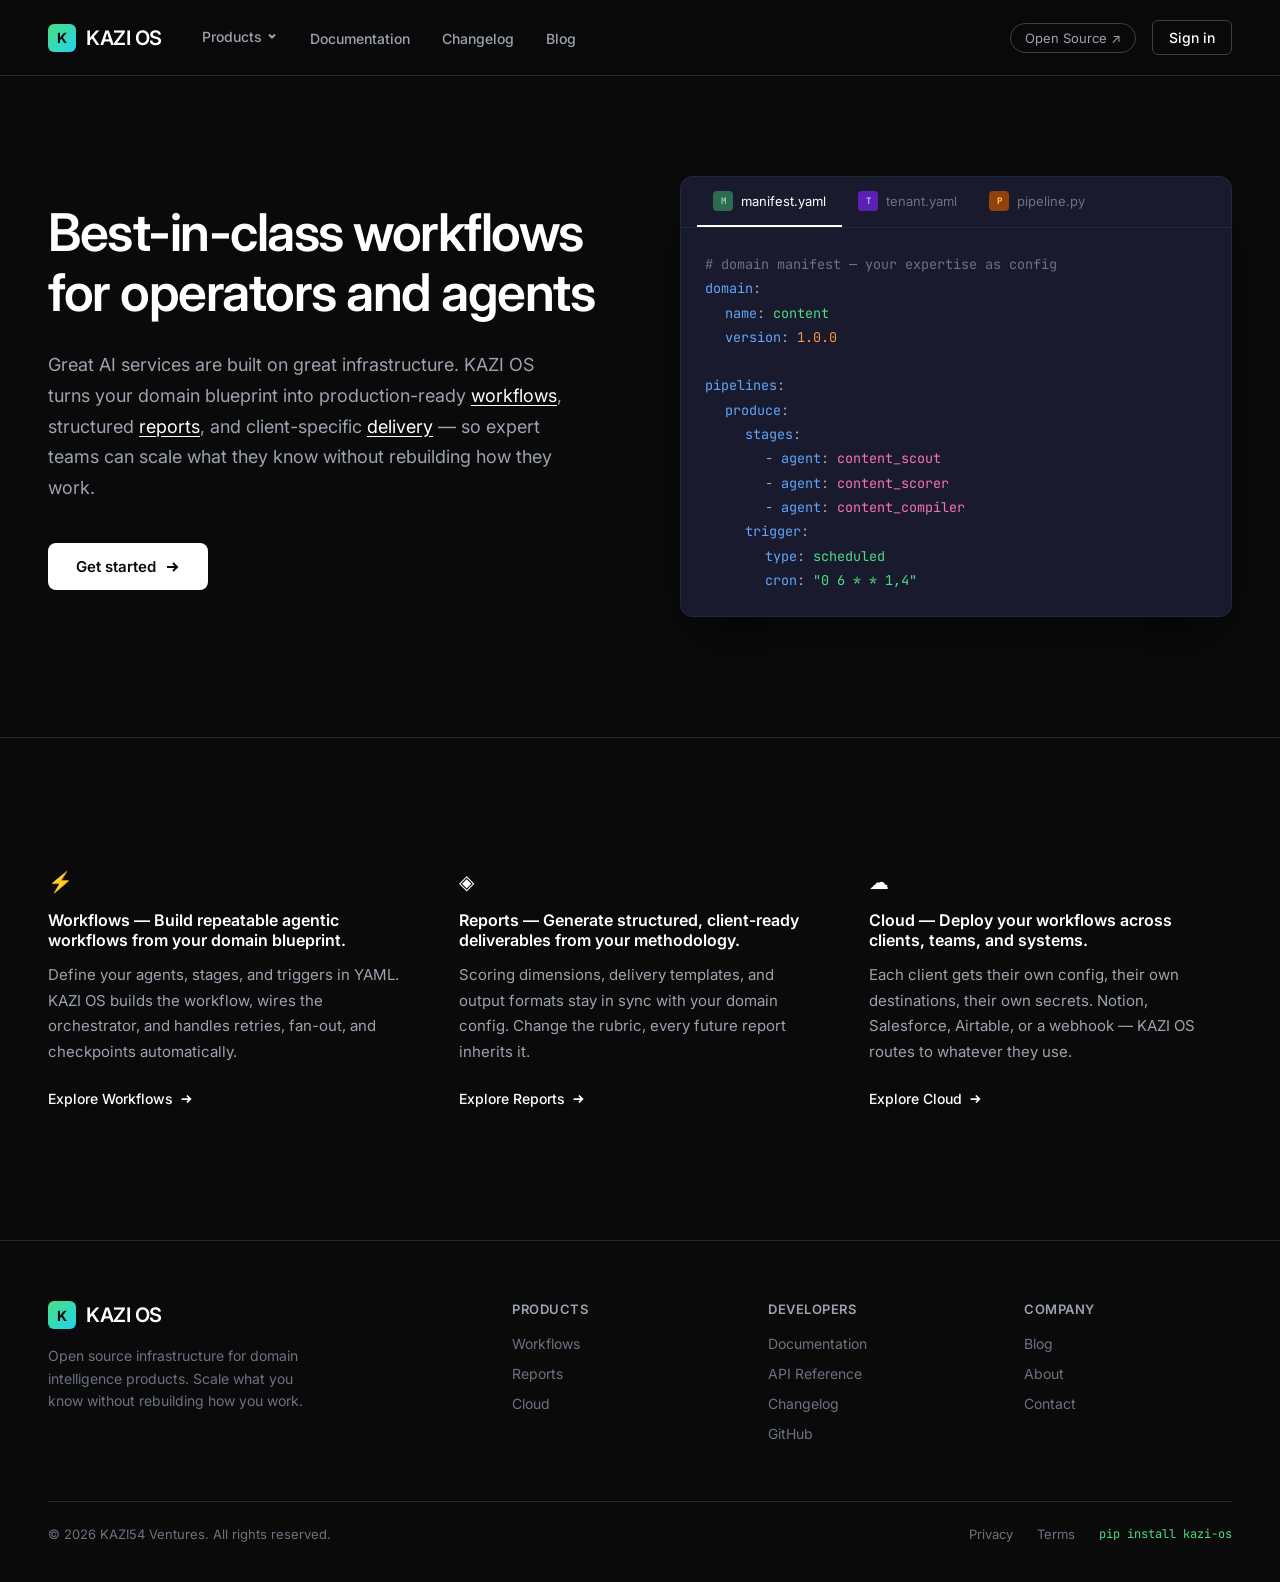
<file: site/index.html>
<!DOCTYPE html>
<html lang="en">
<head>
    <meta charset="UTF-8">
    <meta name="viewport" content="width=device-width, initial-scale=1.0">
    <title>KAZI OS — Best-in-class workflows for operators and agents</title>
    <meta name="description" content="KAZI OS turns your domain blueprint into production-ready workflows, structured reports, and client-specific delivery — so expert teams can scale what they know without rebuilding how they work.">
    <link rel="preconnect" href="https://fonts.googleapis.com">
    <link href="https://fonts.googleapis.com/css2?family=Inter:wght@400;500;600;700&family=JetBrains+Mono:wght@400;500&display=swap" rel="stylesheet">
    <link rel="stylesheet" href="styles.css">
</head>
<body>

    <!-- Navigation -->
    <nav>
        <div class="nav-left">
            <a href="index.html" class="logo">
                <div class="logo-icon">K</div>
                KAZI OS
            </a>
            <ul class="nav-links">
                <li class="nav-dropdown">
                    <span class="nav-dropdown-trigger">
                        Products
                        <svg viewBox="0 0 12 12" fill="none" stroke="currentColor" stroke-width="2">
                            <path d="M3 4.5l3 3 3-3"/>
                        </svg>
                    </span>
                    <div class="nav-dropdown-menu">
                        <a href="workflows.html" class="dropdown-item">
                            <div class="dropdown-item-icon icon-workflows">⚡</div>
                            <div class="dropdown-item-text">
                                <h4>Workflows</h4>
                                <p>Build repeatable agentic workflows from your domain blueprint.</p>
                            </div>
                        </a>
                        <a href="reports.html" class="dropdown-item">
                            <div class="dropdown-item-icon icon-reports">◈</div>
                            <div class="dropdown-item-text">
                                <h4>Reports</h4>
                                <p>Generate structured, client-ready deliverables from your methodology.</p>
                            </div>
                        </a>
                        <a href="cloud.html" class="dropdown-item">
                            <div class="dropdown-item-icon icon-cloud">☁</div>
                            <div class="dropdown-item-text">
                                <h4>Cloud</h4>
                                <p>Deploy your workflows across clients, teams, and systems.</p>
                            </div>
                        </a>
                    </div>
                </li>
                <li><a href="https://ai54.mintlify.app" target="_blank">Documentation</a></li>
                <li><a href="changelog.html">Changelog</a></li>
                <li><a href="blog.html">Blog</a></li>
            </ul>
        </div>
        <div class="nav-right">
            <a href="https://github.com/kazi54/KAZI" target="_blank" class="nav-badge">Open Source ↗</a>
            <a href="#" class="nav-signin">Sign in</a>
        </div>
    </nav>

    <!-- Hero -->
    <section class="hero">
        <div class="hero-content">
            <h1>Best-in-class workflows<br>for operators and agents</h1>
            <p>
                Great AI services are built on great infrastructure.
                KAZI OS turns your domain blueprint into production-ready
                <a href="workflows.html">workflows</a>, structured <a href="reports.html">reports</a>,
                and client-specific <a href="cloud.html">delivery</a> — so expert teams
                can scale what they know without rebuilding how they work.
            </p>
            <a href="workflows.html" class="hero-cta">
                Get started
                <svg viewBox="0 0 16 16" fill="none" stroke="currentColor" stroke-width="2">
                    <path d="M3 8h10M9 4l4 4-4 4"/>
                </svg>
            </a>
        </div>

        <div class="code-preview">
            <div class="code-tabs">
                <div class="code-tab active" data-tab="manifest">
                    <span class="code-tab-icon tab-manifest">M</span>
                    manifest.yaml
                </div>
                <div class="code-tab" data-tab="tenant">
                    <span class="code-tab-icon tab-tenant">T</span>
                    tenant.yaml
                </div>
                <div class="code-tab" data-tab="pipeline">
                    <span class="code-tab-icon tab-pipeline">P</span>
                    pipeline.py
                </div>
            </div>
            <div class="code-body" id="code-manifest">
                <div><span class="comment"># domain manifest — your expertise as config</span></div>
                <div><span class="key">domain</span><span class="bracket">:</span></div>
                <div class="indent"><span class="key">name</span><span class="bracket">:</span> <span class="string">content</span></div>
                <div class="indent"><span class="key">version</span><span class="bracket">:</span> <span class="value">1.0.0</span></div>
                <div><br></div>
                <div><span class="key">pipelines</span><span class="bracket">:</span></div>
                <div class="indent"><span class="key">produce</span><span class="bracket">:</span></div>
                <div class="indent2"><span class="key">stages</span><span class="bracket">:</span></div>
                <div class="indent3"><span class="bracket">-</span> <span class="key">agent</span><span class="bracket">:</span> <span class="type">content_scout</span></div>
                <div class="indent3"><span class="bracket">-</span> <span class="key">agent</span><span class="bracket">:</span> <span class="type">content_scorer</span></div>
                <div class="indent3"><span class="bracket">-</span> <span class="key">agent</span><span class="bracket">:</span> <span class="type">content_compiler</span></div>
                <div class="indent2"><span class="key">trigger</span><span class="bracket">:</span></div>
                <div class="indent3"><span class="key">type</span><span class="bracket">:</span> <span class="string">scheduled</span></div>
                <div class="indent3"><span class="key">cron</span><span class="bracket">:</span> <span class="string">"0 6 * * 1,4"</span></div>
            </div>
            <div class="code-body hidden" id="code-tenant">
                <div><span class="comment"># tenant config — one per client</span></div>
                <div><span class="key">org_id</span><span class="bracket">:</span> <span class="string">silicon-xchange</span></div>
                <div><span class="key">name</span><span class="bracket">:</span> <span class="string">Silicon Xchange</span></div>
                <div><span class="key">domain</span><span class="bracket">:</span> <span class="string">content</span></div>
                <div><br></div>
                <div><span class="key">destinations</span><span class="bracket">:</span></div>
                <div class="indent"><span class="key">review</span><span class="bracket">:</span></div>
                <div class="indent2"><span class="key">adapter</span><span class="bracket">:</span> <span class="type">notion</span></div>
                <div class="indent2"><span class="key">config</span><span class="bracket">:</span></div>
                <div class="indent3"><span class="key">workspace</span><span class="bracket">:</span> <span class="string">${NOTION_WORKSPACE}</span></div>
                <div class="indent"><span class="key">publish</span><span class="bracket">:</span></div>
                <div class="indent2"><span class="key">adapter</span><span class="bracket">:</span> <span class="type">webhook</span></div>
                <div class="indent2"><span class="key">config</span><span class="bracket">:</span></div>
                <div class="indent3"><span class="key">url</span><span class="bracket">:</span> <span class="string">${PUBLISH_WEBHOOK}</span></div>
            </div>
            <div class="code-body hidden" id="code-pipeline">
                <div><span class="comment"># what KAZI OS generates from your manifest</span></div>
                <div><span class="key">from</span> <span class="type">kazi</span> <span class="key">import</span> <span class="type">Pipeline</span>, <span class="type">run</span></div>
                <div><br></div>
                <div><span class="type">pipeline</span> = <span class="type">Pipeline</span>.<span class="key">from_manifest</span>(</div>
                <div class="indent"><span class="string">"./manifest.yaml"</span></div>
                <div>)</div>
                <div><br></div>
                <div><span class="comment"># run for a specific tenant</span></div>
                <div><span class="type">result</span> = <span class="key">await</span> <span class="type">run</span>(</div>
                <div class="indent"><span class="type">pipeline</span>,</div>
                <div class="indent"><span class="key">tenant</span>=<span class="string">"silicon-xchange"</span></div>
                <div>)</div>
                <div><br></div>
                <div><span class="key">print</span>(<span class="type">result</span>.<span class="key">status</span>)  <span class="comment"># "completed"</span></div>
            </div>
        </div>
    </section>

    <!-- Three Things -->
    <section class="three-things">
        <div class="three-things-grid">
            <div class="thing">
                <div class="thing-icon">⚡</div>
                <h3><span>Workflows</span> — Build repeatable agentic workflows from your domain blueprint.</h3>
                <p>Define your agents, stages, and triggers in YAML. KAZI OS builds the workflow, wires the orchestrator, and handles retries, fan-out, and checkpoints automatically.</p>
                <a href="workflows.html" class="thing-link">
                    Explore Workflows
                    <svg viewBox="0 0 16 16" fill="none" stroke="currentColor" stroke-width="2"><path d="M3 8h10M9 4l4 4-4 4"/></svg>
                </a>
            </div>
            <div class="thing">
                <div class="thing-icon">◈</div>
                <h3><span>Reports</span> — Generate structured, client-ready deliverables from your methodology.</h3>
                <p>Scoring dimensions, delivery templates, and output formats stay in sync with your domain config. Change the rubric, every future report inherits it.</p>
                <a href="reports.html" class="thing-link">
                    Explore Reports
                    <svg viewBox="0 0 16 16" fill="none" stroke="currentColor" stroke-width="2"><path d="M3 8h10M9 4l4 4-4 4"/></svg>
                </a>
            </div>
            <div class="thing">
                <div class="thing-icon">☁</div>
                <h3><span>Cloud</span> — Deploy your workflows across clients, teams, and systems.</h3>
                <p>Each client gets their own config, their own destinations, their own secrets. Notion, Salesforce, Airtable, or a webhook — KAZI OS routes to whatever they use.</p>
                <a href="cloud.html" class="thing-link">
                    Explore Cloud
                    <svg viewBox="0 0 16 16" fill="none" stroke="currentColor" stroke-width="2"><path d="M3 8h10M9 4l4 4-4 4"/></svg>
                </a>
            </div>
        </div>
    </section>

    <!-- Footer -->
    <footer class="footer">
        <div class="footer-grid">
            <div class="footer-brand">
                <a href="index.html" class="logo">
                    <div class="logo-icon">K</div>
                    KAZI OS
                </a>
                <p>Open source infrastructure for domain intelligence products. Scale what you know without rebuilding how you work.</p>
            </div>
            <div class="footer-col">
                <h5>Products</h5>
                <ul>
                    <li><a href="workflows.html">Workflows</a></li>
                    <li><a href="reports.html">Reports</a></li>
                    <li><a href="cloud.html">Cloud</a></li>
                </ul>
            </div>
            <div class="footer-col">
                <h5>Developers</h5>
                <ul>
                    <li><a href="https://ai54.mintlify.app" target="_blank">Documentation</a></li>
                    <li><a href="https://ai54.mintlify.app/api-reference" target="_blank">API Reference</a></li>
                    <li><a href="changelog.html">Changelog</a></li>
                    <li><a href="https://github.com/kazi54/KAZI" target="_blank">GitHub</a></li>
                </ul>
            </div>
            <div class="footer-col">
                <h5>Company</h5>
                <ul>
                    <li><a href="blog.html">Blog</a></li>
                    <li><a href="about.html">About</a></li>
                    <li><a href="mailto:hello@kazi.dev">Contact</a></li>
                </ul>
            </div>
        </div>
        <div class="footer-bottom">
            <p>&copy; 2026 KAZI54 Ventures. All rights reserved.</p>
            <div class="footer-bottom-links">
                <a href="privacy.html">Privacy</a>
                <a href="terms.html">Terms</a>
                <a href="https://github.com/kazi54/KAZI" target="_blank" class="pip-install">pip install kazi-os</a>
            </div>
        </div>
    </footer>

    <script>
        // Tab switching for code preview
        document.querySelectorAll('.code-tab').forEach(tab => {
            tab.addEventListener('click', () => {
                // Remove active from all tabs
                document.querySelectorAll('.code-tab').forEach(t => t.classList.remove('active'));
                // Hide all code bodies
                document.querySelectorAll('.code-body').forEach(b => b.classList.add('hidden'));
                // Activate clicked tab
                tab.classList.add('active');
                // Show corresponding code body
                const target = tab.dataset.tab;
                document.getElementById(`code-${target}`).classList.remove('hidden');
            });
        });
    </script>

</body>
</html>
</file>
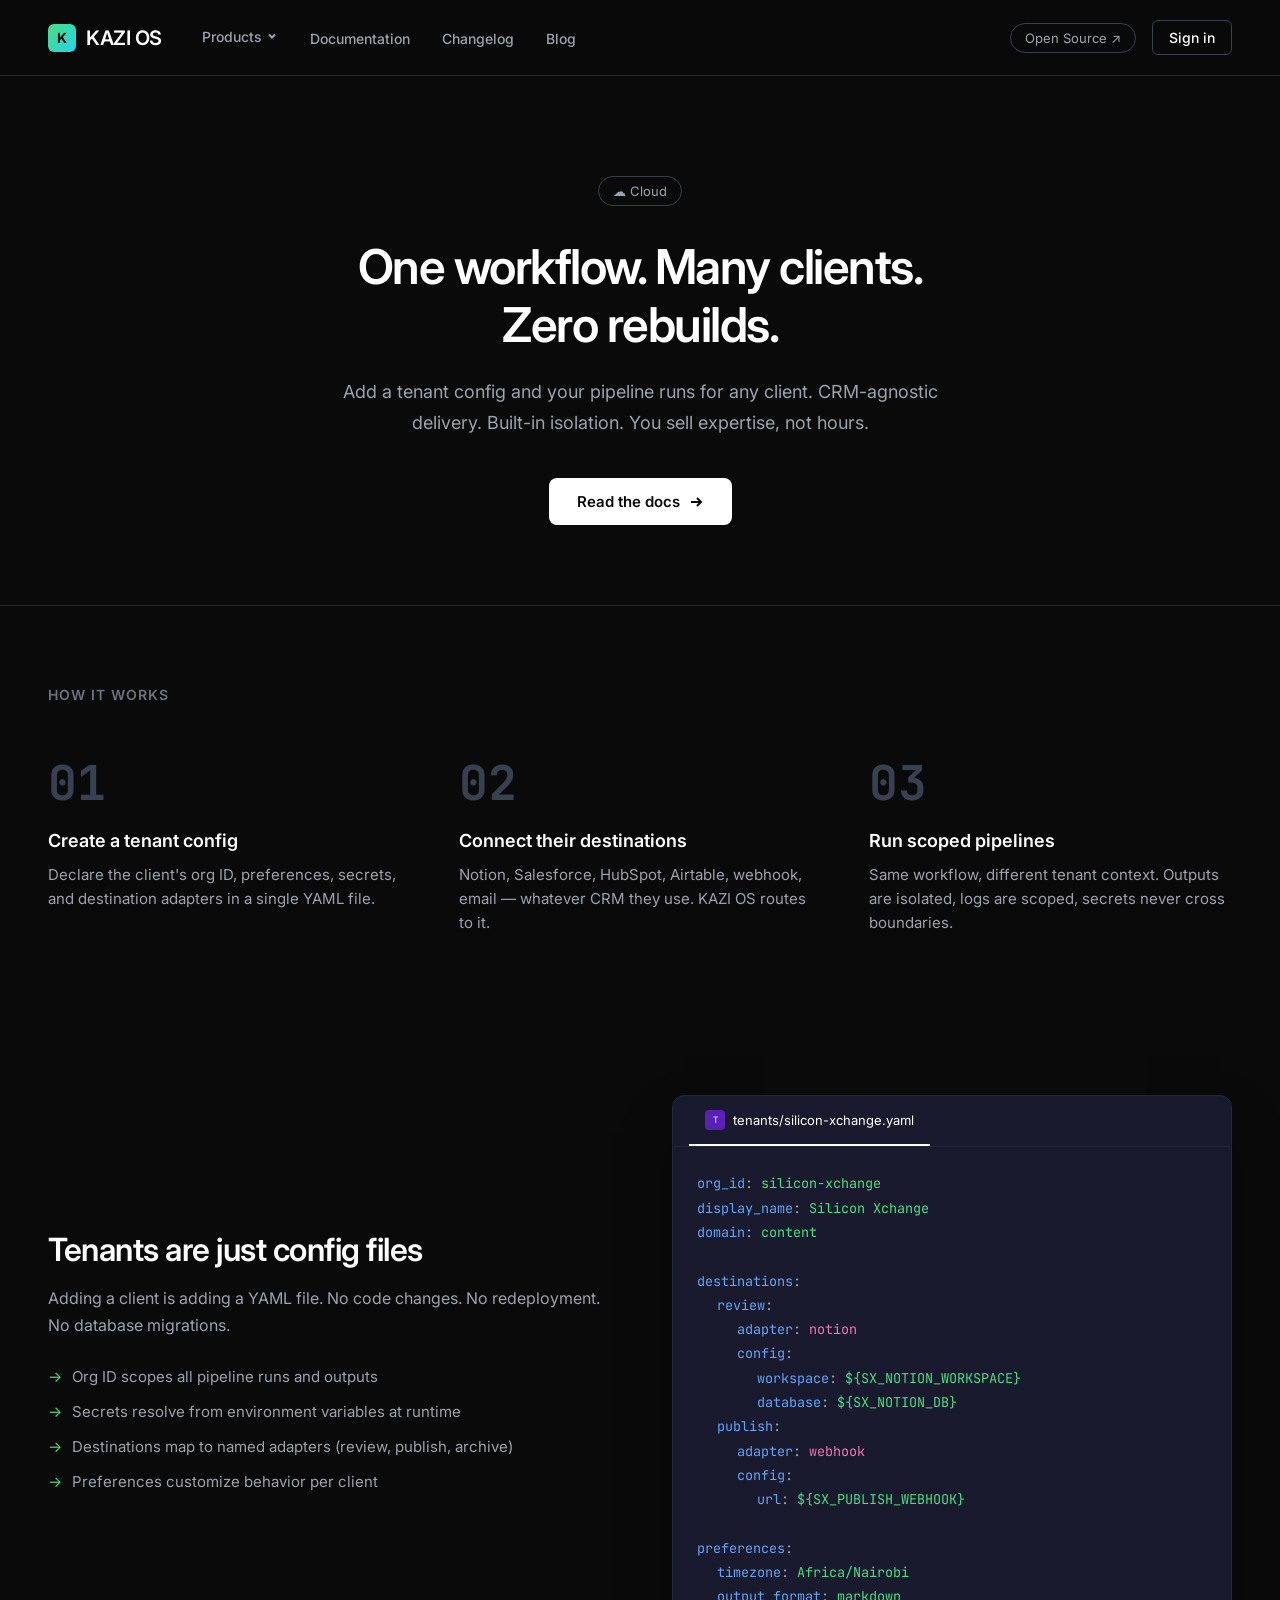
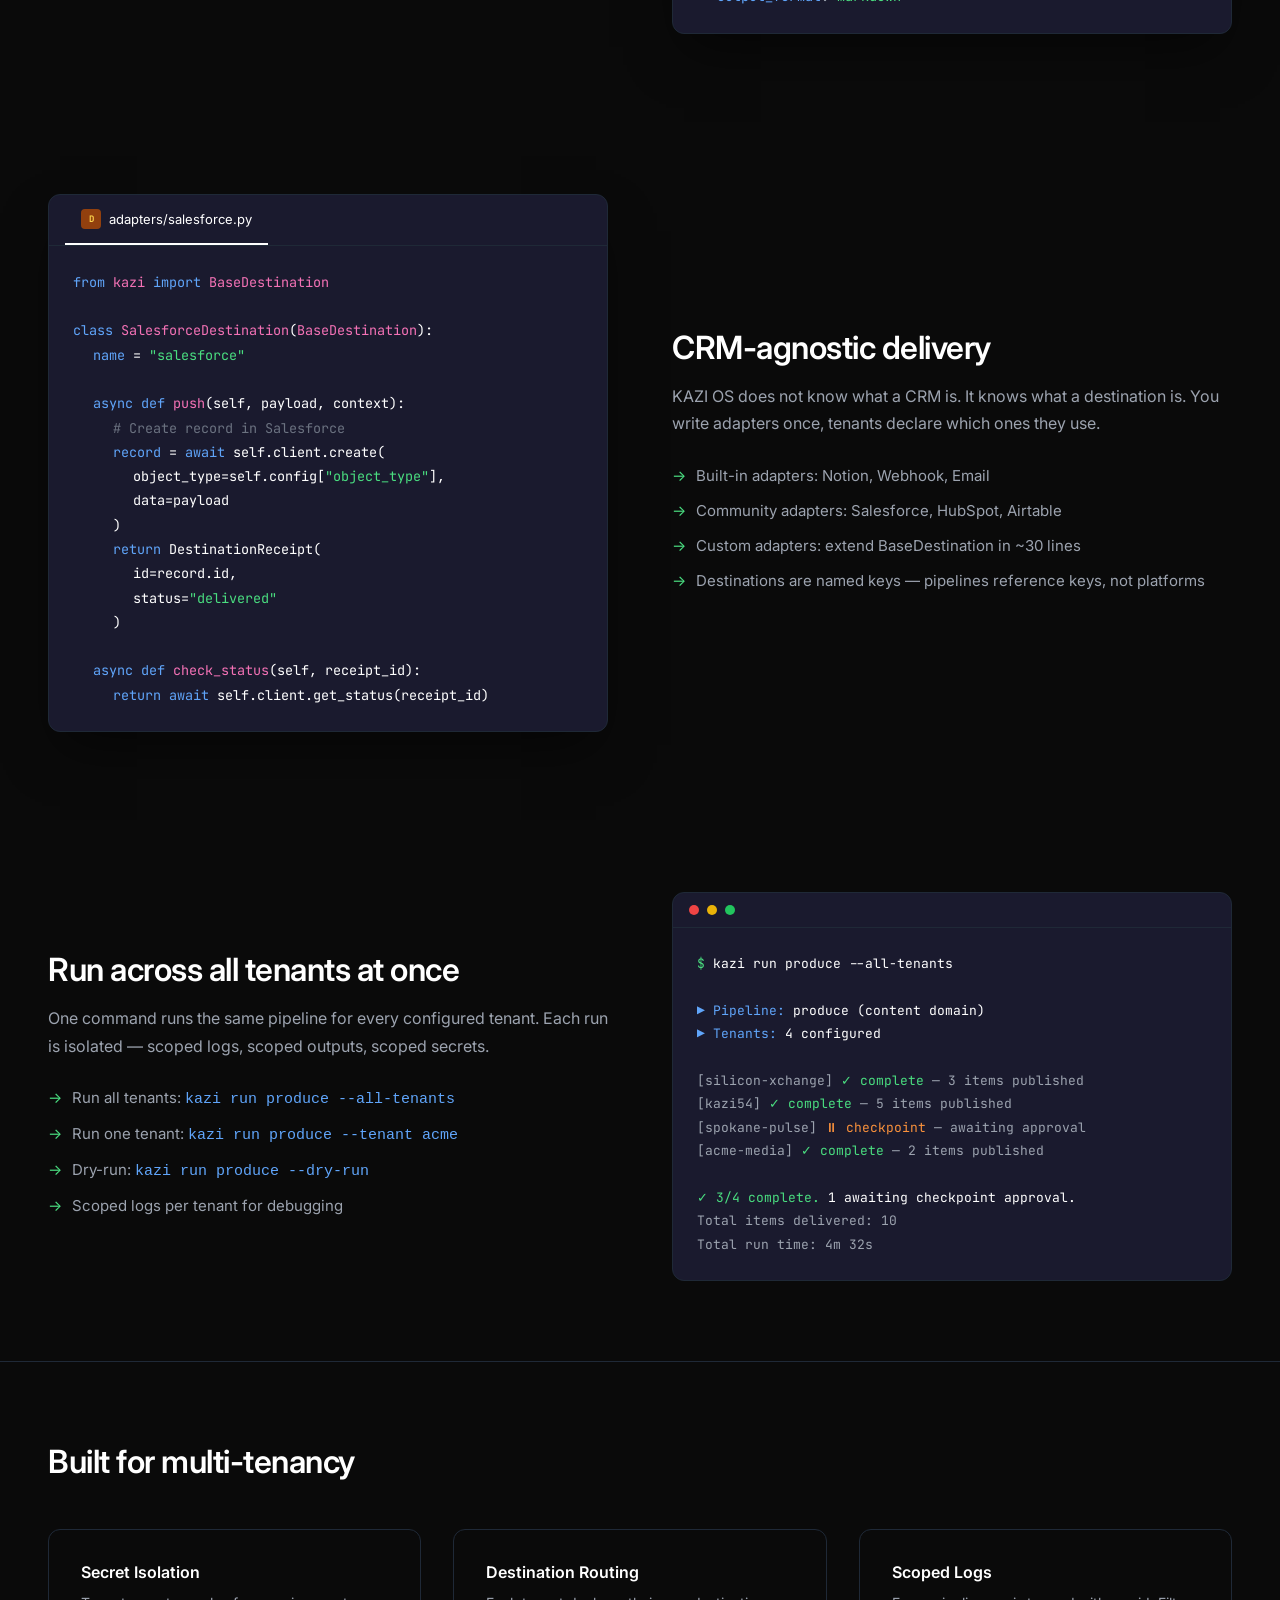
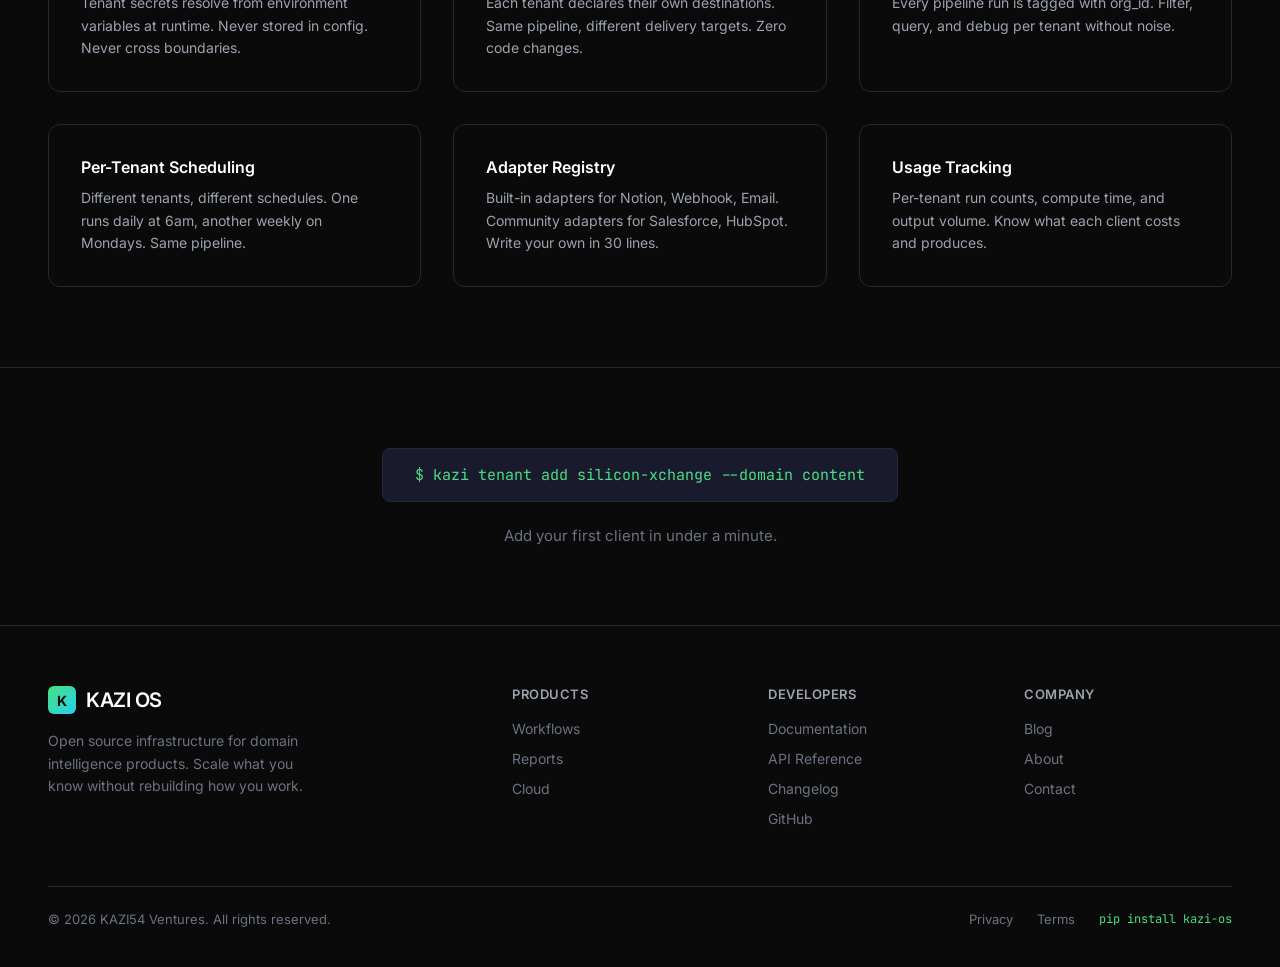
<file: site/cloud.html>
<!DOCTYPE html>
<html lang="en">
<head>
    <meta charset="UTF-8">
    <meta name="viewport" content="width=device-width, initial-scale=1.0">
    <title>Cloud — KAZI OS</title>
    <meta name="description" content="Deploy your workflows across clients, teams, and systems. One workflow. Many clients. Zero rebuilds.">
    <link rel="preconnect" href="https://fonts.googleapis.com">
    <link href="https://fonts.googleapis.com/css2?family=Inter:wght@400;500;600;700&family=JetBrains+Mono:wght@400;500&display=swap" rel="stylesheet">
    <link rel="stylesheet" href="styles.css">
</head>
<body>

    <!-- Navigation -->
    <nav>
        <div class="nav-left">
            <a href="index.html" class="logo">
                <div class="logo-icon">K</div>
                KAZI OS
            </a>
            <ul class="nav-links">
                <li class="nav-dropdown">
                    <span class="nav-dropdown-trigger">
                        Products
                        <svg viewBox="0 0 12 12" fill="none" stroke="currentColor" stroke-width="2"><path d="M3 4.5l3 3 3-3"/></svg>
                    </span>
                    <div class="nav-dropdown-menu">
                        <a href="workflows.html" class="dropdown-item">
                            <div class="dropdown-item-icon icon-workflows">⚡</div>
                            <div class="dropdown-item-text"><h4>Workflows</h4><p>Build repeatable agentic workflows from your domain blueprint.</p></div>
                        </a>
                        <a href="reports.html" class="dropdown-item">
                            <div class="dropdown-item-icon icon-reports">◈</div>
                            <div class="dropdown-item-text"><h4>Reports</h4><p>Generate structured, client-ready deliverables from your methodology.</p></div>
                        </a>
                        <a href="cloud.html" class="dropdown-item">
                            <div class="dropdown-item-icon icon-cloud">☁</div>
                            <div class="dropdown-item-text"><h4>Cloud</h4><p>Deploy your workflows across clients, teams, and systems.</p></div>
                        </a>
                    </div>
                </li>
                <li><a href="https://ai54.mintlify.app" target="_blank">Documentation</a></li>
                <li><a href="changelog.html">Changelog</a></li>
                <li><a href="blog.html">Blog</a></li>
            </ul>
        </div>
        <div class="nav-right">
            <a href="https://github.com/kazi54/KAZI" target="_blank" class="nav-badge">Open Source ↗</a>
            <a href="#" class="nav-signin">Sign in</a>
        </div>
    </nav>

    <!-- Hero -->
    <section class="product-hero">
        <span class="badge badge-blue">☁ Cloud</span>
        <h1>One workflow. Many clients.<br>Zero rebuilds.</h1>
        <p>Add a tenant config and your pipeline runs for any client. CRM-agnostic delivery. Built-in isolation. You sell expertise, not hours.</p>
        <a href="https://ai54.mintlify.app/cloud/overview" target="_blank" class="hero-cta">
            Read the docs
            <svg viewBox="0 0 16 16" fill="none" stroke="currentColor" stroke-width="2"><path d="M3 8h10M9 4l4 4-4 4"/></svg>
        </a>
    </section>

    <!-- How It Works -->
    <section class="how-it-works">
        <h2>How it works</h2>
        <div class="steps">
            <div class="step">
                <div class="step-number step-blue">01</div>
                <h3>Create a tenant config</h3>
                <p>Declare the client's org ID, preferences, secrets, and destination adapters in a single YAML file.</p>
            </div>
            <div class="step">
                <div class="step-number step-blue">02</div>
                <h3>Connect their destinations</h3>
                <p>Notion, Salesforce, HubSpot, Airtable, webhook, email — whatever CRM they use. KAZI OS routes to it.</p>
            </div>
            <div class="step">
                <div class="step-number step-blue">03</div>
                <h3>Run scoped pipelines</h3>
                <p>Same workflow, different tenant context. Outputs are isolated, logs are scoped, secrets never cross boundaries.</p>
            </div>
        </div>
    </section>

    <!-- Code Section 1: Tenant Config -->
    <section class="code-section">
        <div class="code-section-text">
            <h2>Tenants are just config files</h2>
            <p>Adding a client is adding a YAML file. No code changes. No redeployment. No database migrations.</p>
            <ul>
                <li>Org ID scopes all pipeline runs and outputs</li>
                <li>Secrets resolve from environment variables at runtime</li>
                <li>Destinations map to named adapters (review, publish, archive)</li>
                <li>Preferences customize behavior per client</li>
            </ul>
        </div>
        <div class="code-preview">
            <div class="code-tabs">
                <div class="code-tab active"><span class="code-tab-icon tab-tenant">T</span> tenants/silicon-xchange.yaml</div>
            </div>
            <div class="code-body">
                <div><span class="key">org_id</span><span class="bracket">:</span> <span class="string">silicon-xchange</span></div>
                <div><span class="key">display_name</span><span class="bracket">:</span> <span class="string">Silicon Xchange</span></div>
                <div><span class="key">domain</span><span class="bracket">:</span> <span class="string">content</span></div>
                <div><br></div>
                <div><span class="key">destinations</span><span class="bracket">:</span></div>
                <div class="indent"><span class="key">review</span><span class="bracket">:</span></div>
                <div class="indent2"><span class="key">adapter</span><span class="bracket">:</span> <span class="type">notion</span></div>
                <div class="indent2"><span class="key">config</span><span class="bracket">:</span></div>
                <div class="indent3"><span class="key">workspace</span><span class="bracket">:</span> <span class="string">${SX_NOTION_WORKSPACE}</span></div>
                <div class="indent3"><span class="key">database</span><span class="bracket">:</span> <span class="string">${SX_NOTION_DB}</span></div>
                <div class="indent"><span class="key">publish</span><span class="bracket">:</span></div>
                <div class="indent2"><span class="key">adapter</span><span class="bracket">:</span> <span class="type">webhook</span></div>
                <div class="indent2"><span class="key">config</span><span class="bracket">:</span></div>
                <div class="indent3"><span class="key">url</span><span class="bracket">:</span> <span class="string">${SX_PUBLISH_WEBHOOK}</span></div>
                <div><br></div>
                <div><span class="key">preferences</span><span class="bracket">:</span></div>
                <div class="indent"><span class="key">timezone</span><span class="bracket">:</span> <span class="string">Africa/Nairobi</span></div>
                <div class="indent"><span class="key">output_format</span><span class="bracket">:</span> <span class="string">markdown</span></div>
            </div>
        </div>
    </section>

    <!-- Code Section 2: Destinations -->
    <section class="code-section reversed">
        <div class="code-section-text">
            <h2>CRM-agnostic delivery</h2>
            <p>KAZI OS does not know what a CRM is. It knows what a destination is. You write adapters once, tenants declare which ones they use.</p>
            <ul>
                <li>Built-in adapters: Notion, Webhook, Email</li>
                <li>Community adapters: Salesforce, HubSpot, Airtable</li>
                <li>Custom adapters: extend BaseDestination in ~30 lines</li>
                <li>Destinations are named keys — pipelines reference keys, not platforms</li>
            </ul>
        </div>
        <div class="code-preview">
            <div class="code-tabs">
                <div class="code-tab active"><span class="code-tab-icon tab-pipeline">D</span> adapters/salesforce.py</div>
            </div>
            <div class="code-body">
                <div><span class="key">from</span> <span class="type">kazi</span> <span class="key">import</span> <span class="type">BaseDestination</span></div>
                <div><br></div>
                <div><span class="key">class</span> <span class="type">SalesforceDestination</span>(<span class="type">BaseDestination</span>):</div>
                <div class="indent"><span class="key">name</span> = <span class="string">"salesforce"</span></div>
                <div><br></div>
                <div class="indent"><span class="key">async def</span> <span class="type">push</span>(self, payload, context):</div>
                <div class="indent2"><span class="comment"># Create record in Salesforce</span></div>
                <div class="indent2"><span class="key">record</span> = <span class="key">await</span> self.client.create(</div>
                <div class="indent3">object_type=self.config[<span class="string">"object_type"</span>],</div>
                <div class="indent3">data=payload</div>
                <div class="indent2">)</div>
                <div class="indent2"><span class="key">return</span> DestinationReceipt(</div>
                <div class="indent3">id=record.id,</div>
                <div class="indent3">status=<span class="string">"delivered"</span></div>
                <div class="indent2">)</div>
                <div><br></div>
                <div class="indent"><span class="key">async def</span> <span class="type">check_status</span>(self, receipt_id):</div>
                <div class="indent2"><span class="key">return await</span> self.client.get_status(receipt_id)</div>
            </div>
        </div>
    </section>

    <!-- Code Section 3: Multi-tenant Run -->
    <section class="code-section">
        <div class="code-section-text">
            <h2>Run across all tenants at once</h2>
            <p>One command runs the same pipeline for every configured tenant. Each run is isolated — scoped logs, scoped outputs, scoped secrets.</p>
            <ul>
                <li>Run all tenants: <code style="color: var(--accent-blue);">kazi run produce --all-tenants</code></li>
                <li>Run one tenant: <code style="color: var(--accent-blue);">kazi run produce --tenant acme</code></li>
                <li>Dry-run: <code style="color: var(--accent-blue);">kazi run produce --dry-run</code></li>
                <li>Scoped logs per tenant for debugging</li>
            </ul>
        </div>
        <div class="terminal-block">
            <div class="terminal-header">
                <span class="terminal-dot red"></span>
                <span class="terminal-dot yellow"></span>
                <span class="terminal-dot green"></span>
            </div>
            <div class="terminal-body">
                <div><span class="prompt">$</span> kazi run produce --all-tenants</div>
                <div><br></div>
                <div><span class="info">▶ Pipeline:</span> produce (content domain)</div>
                <div><span class="info">▶ Tenants:</span> 4 configured</div>
                <div><br></div>
                <div><span class="output">  [silicon-xchange] </span><span class="success">✓ complete</span><span class="output"> — 3 items published</span></div>
                <div><span class="output">  [kazi54]          </span><span class="success">✓ complete</span><span class="output"> — 5 items published</span></div>
                <div><span class="output">  [spokane-pulse]   </span><span class="warn">⏸ checkpoint</span><span class="output"> — awaiting approval</span></div>
                <div><span class="output">  [acme-media]      </span><span class="success">✓ complete</span><span class="output"> — 2 items published</span></div>
                <div><br></div>
                <div><span class="success">✓ 3/4 complete.</span> 1 awaiting checkpoint approval.</div>
                <div><span class="output">  Total items delivered: 10</span></div>
                <div><span class="output">  Total run time: 4m 32s</span></div>
            </div>
        </div>
    </section>

    <!-- Features -->
    <section class="features">
        <h2>Built for multi-tenancy</h2>
        <div class="features-grid">
            <div class="feature-card">
                <h4>Secret Isolation</h4>
                <p>Tenant secrets resolve from environment variables at runtime. Never stored in config. Never cross boundaries.</p>
            </div>
            <div class="feature-card">
                <h4>Destination Routing</h4>
                <p>Each tenant declares their own destinations. Same pipeline, different delivery targets. Zero code changes.</p>
            </div>
            <div class="feature-card">
                <h4>Scoped Logs</h4>
                <p>Every pipeline run is tagged with org_id. Filter, query, and debug per tenant without noise.</p>
            </div>
            <div class="feature-card">
                <h4>Per-Tenant Scheduling</h4>
                <p>Different tenants, different schedules. One runs daily at 6am, another weekly on Mondays. Same pipeline.</p>
            </div>
            <div class="feature-card">
                <h4>Adapter Registry</h4>
                <p>Built-in adapters for Notion, Webhook, Email. Community adapters for Salesforce, HubSpot. Write your own in 30 lines.</p>
            </div>
            <div class="feature-card">
                <h4>Usage Tracking</h4>
                <p>Per-tenant run counts, compute time, and output volume. Know what each client costs and produces.</p>
            </div>
        </div>
    </section>

    <!-- CTA -->
    <section class="cta-section">
        <div class="cta-code">$ kazi tenant add silicon-xchange --domain content</div>
        <p>Add your first client in under a minute.</p>
    </section>

    <!-- Footer -->
    <footer class="footer">
        <div class="footer-grid">
            <div class="footer-brand">
                <a href="index.html" class="logo"><div class="logo-icon">K</div> KAZI OS</a>
                <p>Open source infrastructure for domain intelligence products. Scale what you know without rebuilding how you work.</p>
            </div>
            <div class="footer-col">
                <h5>Products</h5>
                <ul>
                    <li><a href="workflows.html">Workflows</a></li>
                    <li><a href="reports.html">Reports</a></li>
                    <li><a href="cloud.html">Cloud</a></li>
                </ul>
            </div>
            <div class="footer-col">
                <h5>Developers</h5>
                <ul>
                    <li><a href="https://ai54.mintlify.app" target="_blank">Documentation</a></li>
                    <li><a href="https://ai54.mintlify.app/api-reference" target="_blank">API Reference</a></li>
                    <li><a href="changelog.html">Changelog</a></li>
                    <li><a href="https://github.com/kazi54/KAZI" target="_blank">GitHub</a></li>
                </ul>
            </div>
            <div class="footer-col">
                <h5>Company</h5>
                <ul>
                    <li><a href="blog.html">Blog</a></li>
                    <li><a href="about.html">About</a></li>
                    <li><a href="mailto:hello@kazi.dev">Contact</a></li>
                </ul>
            </div>
        </div>
        <div class="footer-bottom">
            <p>&copy; 2026 KAZI54 Ventures. All rights reserved.</p>
            <div class="footer-bottom-links">
                <a href="privacy.html">Privacy</a>
                <a href="terms.html">Terms</a>
                <a href="https://github.com/kazi54/KAZI" target="_blank" class="pip-install">pip install kazi-os</a>
            </div>
        </div>
    </footer>

</body>
</html>
</file>
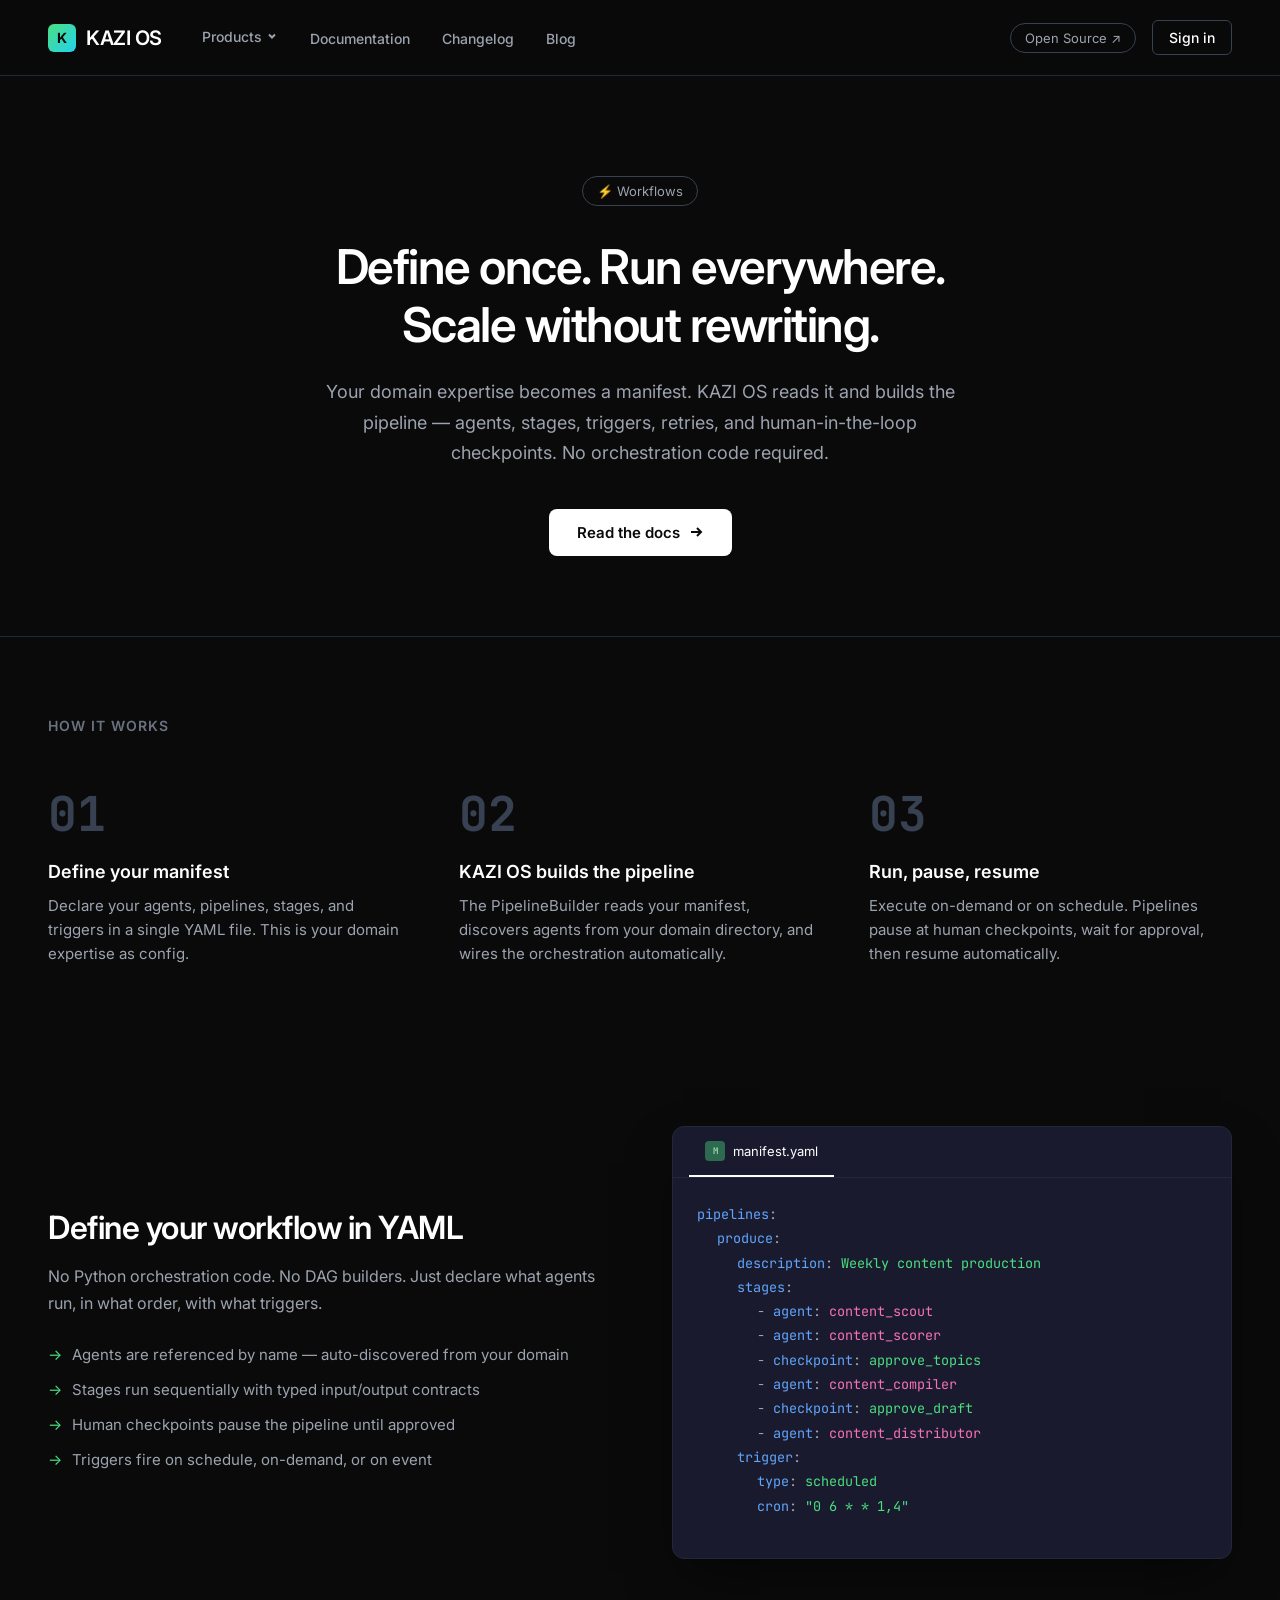
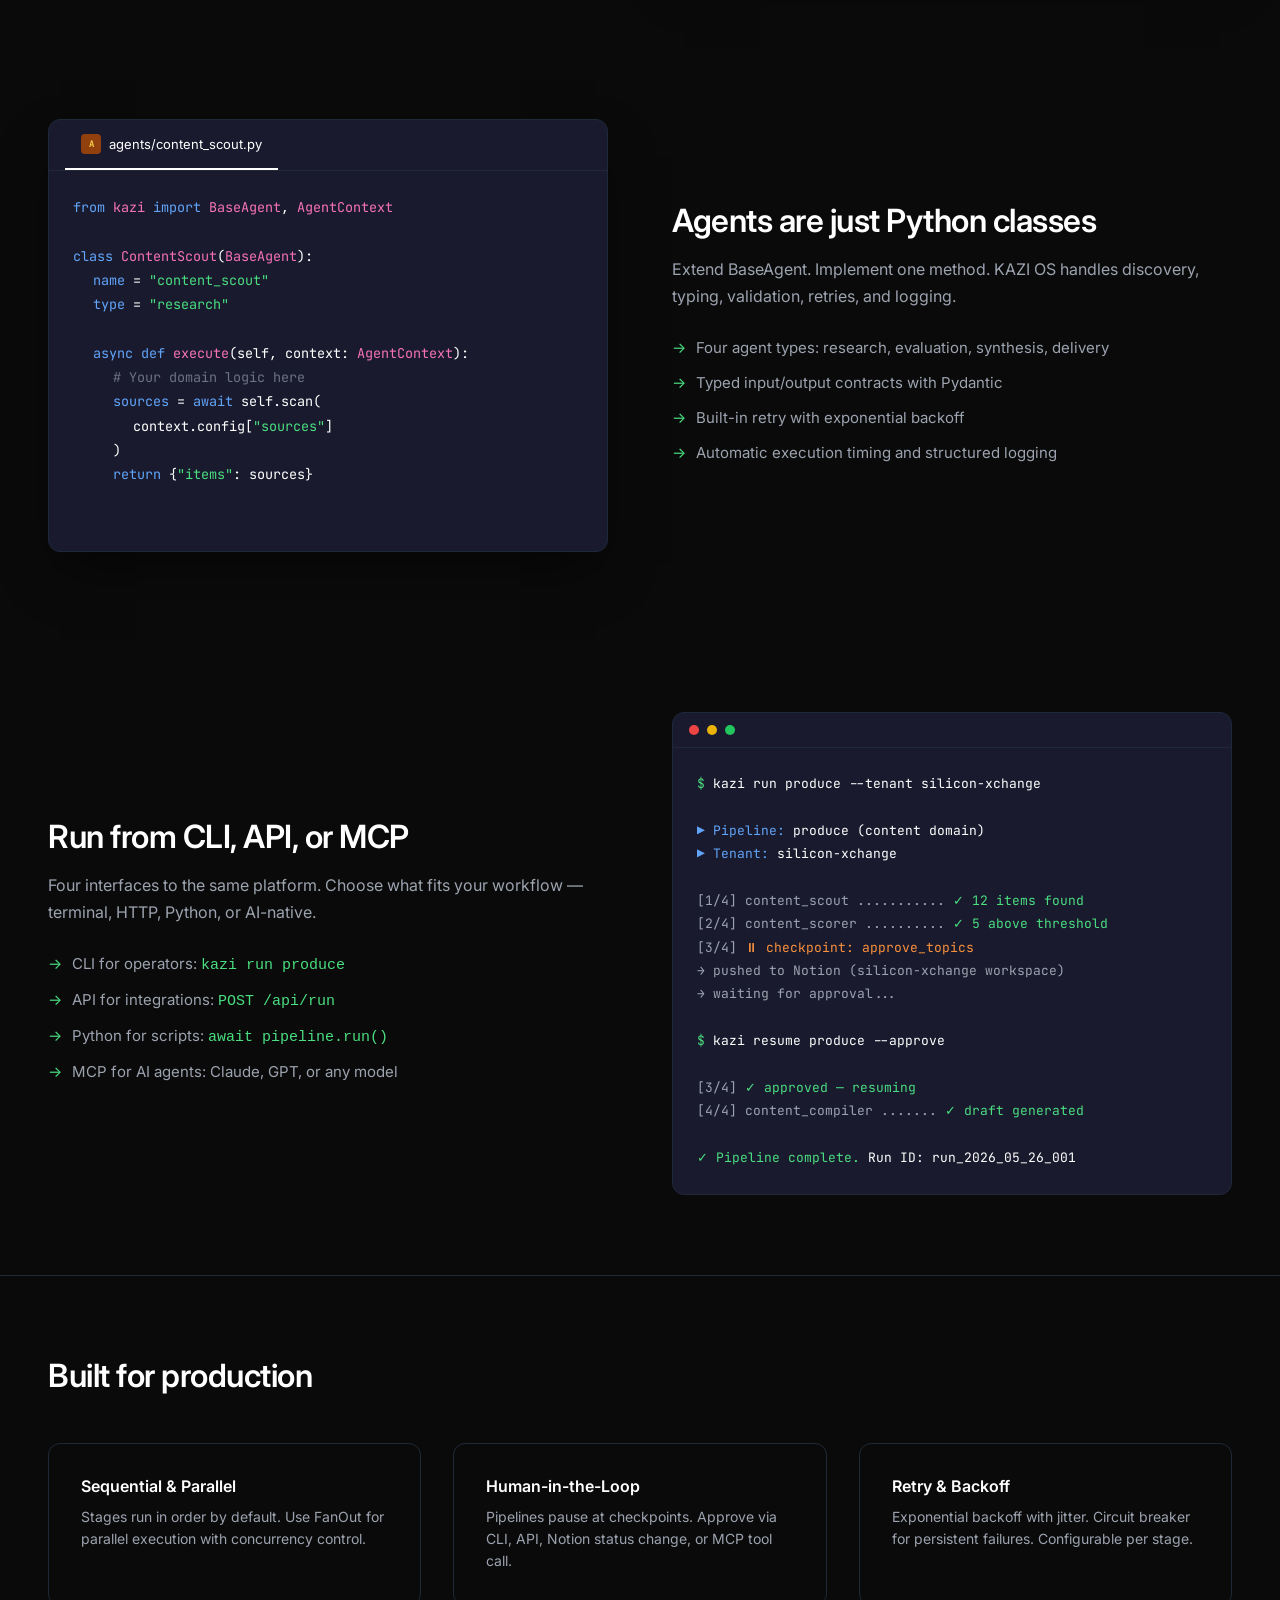
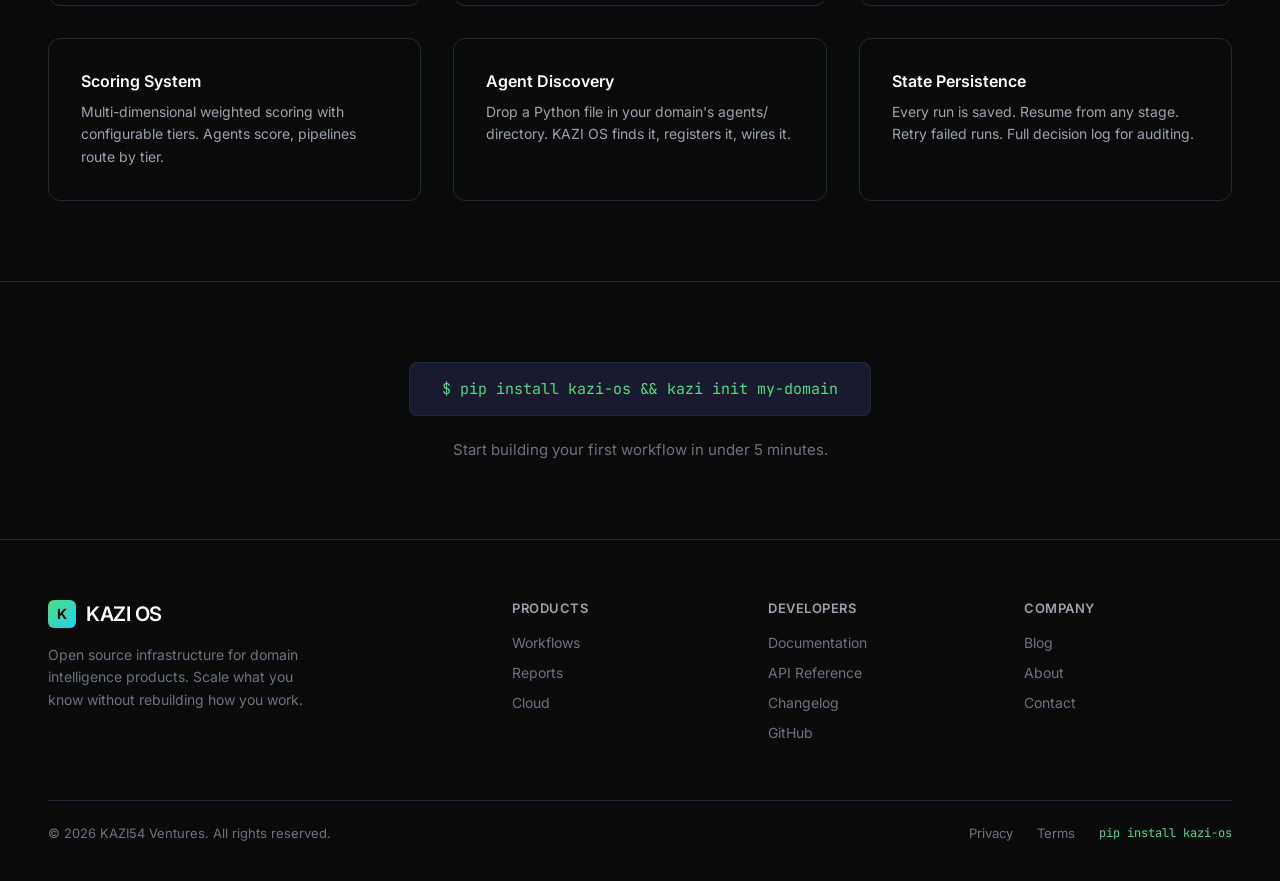
<file: site/workflows.html>
<!DOCTYPE html>
<html lang="en">
<head>
    <meta charset="UTF-8">
    <meta name="viewport" content="width=device-width, initial-scale=1.0">
    <title>Workflows — KAZI OS</title>
    <meta name="description" content="Build repeatable agentic workflows from your domain blueprint. Define once. Run everywhere. Scale without rewriting.">
    <link rel="preconnect" href="https://fonts.googleapis.com">
    <link href="https://fonts.googleapis.com/css2?family=Inter:wght@400;500;600;700&family=JetBrains+Mono:wght@400;500&display=swap" rel="stylesheet">
    <link rel="stylesheet" href="styles.css">
</head>
<body>

    <!-- Navigation -->
    <nav>
        <div class="nav-left">
            <a href="index.html" class="logo">
                <div class="logo-icon">K</div>
                KAZI OS
            </a>
            <ul class="nav-links">
                <li class="nav-dropdown">
                    <span class="nav-dropdown-trigger">
                        Products
                        <svg viewBox="0 0 12 12" fill="none" stroke="currentColor" stroke-width="2"><path d="M3 4.5l3 3 3-3"/></svg>
                    </span>
                    <div class="nav-dropdown-menu">
                        <a href="workflows.html" class="dropdown-item">
                            <div class="dropdown-item-icon icon-workflows">⚡</div>
                            <div class="dropdown-item-text"><h4>Workflows</h4><p>Build repeatable agentic workflows from your domain blueprint.</p></div>
                        </a>
                        <a href="reports.html" class="dropdown-item">
                            <div class="dropdown-item-icon icon-reports">◈</div>
                            <div class="dropdown-item-text"><h4>Reports</h4><p>Generate structured, client-ready deliverables from your methodology.</p></div>
                        </a>
                        <a href="cloud.html" class="dropdown-item">
                            <div class="dropdown-item-icon icon-cloud">☁</div>
                            <div class="dropdown-item-text"><h4>Cloud</h4><p>Deploy your workflows across clients, teams, and systems.</p></div>
                        </a>
                    </div>
                </li>
                <li><a href="https://ai54.mintlify.app" target="_blank">Documentation</a></li>
                <li><a href="changelog.html">Changelog</a></li>
                <li><a href="blog.html">Blog</a></li>
            </ul>
        </div>
        <div class="nav-right">
            <a href="https://github.com/kazi54/KAZI" target="_blank" class="nav-badge">Open Source ↗</a>
            <a href="#" class="nav-signin">Sign in</a>
        </div>
    </nav>

    <!-- Hero -->
    <section class="product-hero">
        <span class="badge">⚡ Workflows</span>
        <h1>Define once. Run everywhere.<br>Scale without rewriting.</h1>
        <p>Your domain expertise becomes a manifest. KAZI OS reads it and builds the pipeline — agents, stages, triggers, retries, and human-in-the-loop checkpoints. No orchestration code required.</p>
        <a href="https://ai54.mintlify.app/workflows/overview" target="_blank" class="hero-cta">
            Read the docs
            <svg viewBox="0 0 16 16" fill="none" stroke="currentColor" stroke-width="2"><path d="M3 8h10M9 4l4 4-4 4"/></svg>
        </a>
    </section>

    <!-- How It Works -->
    <section class="how-it-works">
        <h2>How it works</h2>
        <div class="steps">
            <div class="step">
                <div class="step-number">01</div>
                <h3>Define your manifest</h3>
                <p>Declare your agents, pipelines, stages, and triggers in a single YAML file. This is your domain expertise as config.</p>
            </div>
            <div class="step">
                <div class="step-number">02</div>
                <h3>KAZI OS builds the pipeline</h3>
                <p>The PipelineBuilder reads your manifest, discovers agents from your domain directory, and wires the orchestration automatically.</p>
            </div>
            <div class="step">
                <div class="step-number">03</div>
                <h3>Run, pause, resume</h3>
                <p>Execute on-demand or on schedule. Pipelines pause at human checkpoints, wait for approval, then resume automatically.</p>
            </div>
        </div>
    </section>

    <!-- Code Section 1: Define -->
    <section class="code-section">
        <div class="code-section-text">
            <h2>Define your workflow in YAML</h2>
            <p>No Python orchestration code. No DAG builders. Just declare what agents run, in what order, with what triggers.</p>
            <ul>
                <li>Agents are referenced by name — auto-discovered from your domain</li>
                <li>Stages run sequentially with typed input/output contracts</li>
                <li>Human checkpoints pause the pipeline until approved</li>
                <li>Triggers fire on schedule, on-demand, or on event</li>
            </ul>
        </div>
        <div class="code-preview">
            <div class="code-tabs">
                <div class="code-tab active"><span class="code-tab-icon tab-manifest">M</span> manifest.yaml</div>
            </div>
            <div class="code-body">
                <div><span class="key">pipelines</span><span class="bracket">:</span></div>
                <div class="indent"><span class="key">produce</span><span class="bracket">:</span></div>
                <div class="indent2"><span class="key">description</span><span class="bracket">:</span> <span class="string">Weekly content production</span></div>
                <div class="indent2"><span class="key">stages</span><span class="bracket">:</span></div>
                <div class="indent3"><span class="bracket">-</span> <span class="key">agent</span><span class="bracket">:</span> <span class="type">content_scout</span></div>
                <div class="indent3"><span class="bracket">-</span> <span class="key">agent</span><span class="bracket">:</span> <span class="type">content_scorer</span></div>
                <div class="indent3"><span class="bracket">-</span> <span class="key">checkpoint</span><span class="bracket">:</span> <span class="string">approve_topics</span></div>
                <div class="indent3"><span class="bracket">-</span> <span class="key">agent</span><span class="bracket">:</span> <span class="type">content_compiler</span></div>
                <div class="indent3"><span class="bracket">-</span> <span class="key">checkpoint</span><span class="bracket">:</span> <span class="string">approve_draft</span></div>
                <div class="indent3"><span class="bracket">-</span> <span class="key">agent</span><span class="bracket">:</span> <span class="type">content_distributor</span></div>
                <div class="indent2"><span class="key">trigger</span><span class="bracket">:</span></div>
                <div class="indent3"><span class="key">type</span><span class="bracket">:</span> <span class="string">scheduled</span></div>
                <div class="indent3"><span class="key">cron</span><span class="bracket">:</span> <span class="string">"0 6 * * 1,4"</span></div>
            </div>
        </div>
    </section>

    <!-- Code Section 2: Agents -->
    <section class="code-section reversed">
        <div class="code-section-text">
            <h2>Agents are just Python classes</h2>
            <p>Extend BaseAgent. Implement one method. KAZI OS handles discovery, typing, validation, retries, and logging.</p>
            <ul>
                <li>Four agent types: research, evaluation, synthesis, delivery</li>
                <li>Typed input/output contracts with Pydantic</li>
                <li>Built-in retry with exponential backoff</li>
                <li>Automatic execution timing and structured logging</li>
            </ul>
        </div>
        <div class="code-preview">
            <div class="code-tabs">
                <div class="code-tab active"><span class="code-tab-icon tab-pipeline">A</span> agents/content_scout.py</div>
            </div>
            <div class="code-body">
                <div><span class="key">from</span> <span class="type">kazi</span> <span class="key">import</span> <span class="type">BaseAgent</span>, <span class="type">AgentContext</span></div>
                <div><br></div>
                <div><span class="key">class</span> <span class="type">ContentScout</span>(<span class="type">BaseAgent</span>):</div>
                <div class="indent"><span class="key">name</span> = <span class="string">"content_scout"</span></div>
                <div class="indent"><span class="key">type</span> = <span class="string">"research"</span></div>
                <div><br></div>
                <div class="indent"><span class="key">async def</span> <span class="type">execute</span>(self, context: <span class="type">AgentContext</span>):</div>
                <div class="indent2"><span class="comment"># Your domain logic here</span></div>
                <div class="indent2"><span class="key">sources</span> = <span class="key">await</span> self.scan(</div>
                <div class="indent3">context.config[<span class="string">"sources"</span>]</div>
                <div class="indent2">)</div>
                <div class="indent2"><span class="key">return</span> {<span class="string">"items"</span>: sources}</div>
            </div>
        </div>
    </section>

    <!-- Code Section 3: Run -->
    <section class="code-section">
        <div class="code-section-text">
            <h2>Run from CLI, API, or MCP</h2>
            <p>Four interfaces to the same platform. Choose what fits your workflow — terminal, HTTP, Python, or AI-native.</p>
            <ul>
                <li>CLI for operators: <code style="color: var(--accent-green);">kazi run produce</code></li>
                <li>API for integrations: <code style="color: var(--accent-green);">POST /api/run</code></li>
                <li>Python for scripts: <code style="color: var(--accent-green);">await pipeline.run()</code></li>
                <li>MCP for AI agents: Claude, GPT, or any model</li>
            </ul>
        </div>
        <div class="terminal-block">
            <div class="terminal-header">
                <span class="terminal-dot red"></span>
                <span class="terminal-dot yellow"></span>
                <span class="terminal-dot green"></span>
            </div>
            <div class="terminal-body">
                <div><span class="prompt">$</span> kazi run produce --tenant silicon-xchange</div>
                <div><br></div>
                <div><span class="info">▶ Pipeline:</span> produce (content domain)</div>
                <div><span class="info">▶ Tenant:</span> silicon-xchange</div>
                <div><br></div>
                <div><span class="output">  [1/4] content_scout ........... </span><span class="success">✓ 12 items found</span></div>
                <div><span class="output">  [2/4] content_scorer .......... </span><span class="success">✓ 5 above threshold</span></div>
                <div><span class="output">  [3/4] </span><span class="warn">⏸ checkpoint: approve_topics</span></div>
                <div><span class="output">        → pushed to Notion (silicon-xchange workspace)</span></div>
                <div><span class="output">        → waiting for approval...</span></div>
                <div><br></div>
                <div><span class="prompt">$</span> kazi resume produce --approve</div>
                <div><br></div>
                <div><span class="output">  [3/4] </span><span class="success">✓ approved — resuming</span></div>
                <div><span class="output">  [4/4] content_compiler ....... </span><span class="success">✓ draft generated</span></div>
                <div><br></div>
                <div><span class="success">✓ Pipeline complete.</span> Run ID: run_2026_05_26_001</div>
            </div>
        </div>
    </section>

    <!-- Features -->
    <section class="features">
        <h2>Built for production</h2>
        <div class="features-grid">
            <div class="feature-card">
                <h4>Sequential & Parallel</h4>
                <p>Stages run in order by default. Use FanOut for parallel execution with concurrency control.</p>
            </div>
            <div class="feature-card">
                <h4>Human-in-the-Loop</h4>
                <p>Pipelines pause at checkpoints. Approve via CLI, API, Notion status change, or MCP tool call.</p>
            </div>
            <div class="feature-card">
                <h4>Retry & Backoff</h4>
                <p>Exponential backoff with jitter. Circuit breaker for persistent failures. Configurable per stage.</p>
            </div>
            <div class="feature-card">
                <h4>Scoring System</h4>
                <p>Multi-dimensional weighted scoring with configurable tiers. Agents score, pipelines route by tier.</p>
            </div>
            <div class="feature-card">
                <h4>Agent Discovery</h4>
                <p>Drop a Python file in your domain's agents/ directory. KAZI OS finds it, registers it, wires it.</p>
            </div>
            <div class="feature-card">
                <h4>State Persistence</h4>
                <p>Every run is saved. Resume from any stage. Retry failed runs. Full decision log for auditing.</p>
            </div>
        </div>
    </section>

    <!-- CTA -->
    <section class="cta-section">
        <div class="cta-code">$ pip install kazi-os && kazi init my-domain</div>
        <p>Start building your first workflow in under 5 minutes.</p>
    </section>

    <!-- Footer -->
    <footer class="footer">
        <div class="footer-grid">
            <div class="footer-brand">
                <a href="index.html" class="logo"><div class="logo-icon">K</div> KAZI OS</a>
                <p>Open source infrastructure for domain intelligence products. Scale what you know without rebuilding how you work.</p>
            </div>
            <div class="footer-col">
                <h5>Products</h5>
                <ul>
                    <li><a href="workflows.html">Workflows</a></li>
                    <li><a href="reports.html">Reports</a></li>
                    <li><a href="cloud.html">Cloud</a></li>
                </ul>
            </div>
            <div class="footer-col">
                <h5>Developers</h5>
                <ul>
                    <li><a href="https://ai54.mintlify.app" target="_blank">Documentation</a></li>
                    <li><a href="https://ai54.mintlify.app/api-reference" target="_blank">API Reference</a></li>
                    <li><a href="changelog.html">Changelog</a></li>
                    <li><a href="https://github.com/kazi54/KAZI" target="_blank">GitHub</a></li>
                </ul>
            </div>
            <div class="footer-col">
                <h5>Company</h5>
                <ul>
                    <li><a href="blog.html">Blog</a></li>
                    <li><a href="about.html">About</a></li>
                    <li><a href="mailto:hello@kazi.dev">Contact</a></li>
                </ul>
            </div>
        </div>
        <div class="footer-bottom">
            <p>&copy; 2026 KAZI54 Ventures. All rights reserved.</p>
            <div class="footer-bottom-links">
                <a href="privacy.html">Privacy</a>
                <a href="terms.html">Terms</a>
                <a href="https://github.com/kazi54/KAZI" target="_blank" class="pip-install">pip install kazi-os</a>
            </div>
        </div>
    </footer>

</body>
</html>
</file>
<file: site/styles.css>
/* ═══════════════════════════════════════════════════════════════════════════
   KAZI OS — Marketing Site Styles
   ═══════════════════════════════════════════════════════════════════════════ */

* { margin: 0; padding: 0; box-sizing: border-box; }

:root {
    --bg-primary: #0a0a0a;
    --bg-secondary: #111111;
    --bg-code: #1a1a2e;
    --text-primary: #ffffff;
    --text-secondary: #9ca3af;
    --text-muted: #6b7280;
    --accent-green: #4ade80;
    --accent-blue: #60a5fa;
    --accent-purple: #a78bfa;
    --accent-orange: #fb923c;
    --accent-pink: #f472b6;
    --accent-cyan: #22d3ee;
    --border: #1f2937;
    --border-light: #374151;
}

body {
    font-family: 'Inter', -apple-system, sans-serif;
    background: var(--bg-primary);
    color: var(--text-primary);
    min-height: 100vh;
    overflow-x: hidden;
}

.hidden { display: none !important; }

/* ─── Navigation ──────────────────────────────────────────────────────────── */

nav {
    display: flex;
    align-items: center;
    justify-content: space-between;
    padding: 20px 48px;
    border-bottom: 1px solid var(--border);
    position: sticky;
    top: 0;
    background: rgba(10, 10, 10, 0.95);
    backdrop-filter: blur(12px);
    z-index: 1000;
}

.nav-left {
    display: flex;
    align-items: center;
    gap: 40px;
}

.logo {
    display: flex;
    align-items: center;
    gap: 10px;
    font-size: 20px;
    font-weight: 600;
    letter-spacing: -0.5px;
    text-decoration: none;
    color: var(--text-primary);
}

.logo-icon {
    width: 28px;
    height: 28px;
    background: linear-gradient(135deg, var(--accent-green), var(--accent-cyan));
    border-radius: 6px;
    display: flex;
    align-items: center;
    justify-content: center;
    font-size: 14px;
    font-weight: 700;
    color: var(--bg-primary);
}

.nav-links {
    display: flex;
    gap: 32px;
    list-style: none;
}

.nav-links a {
    color: var(--text-secondary);
    text-decoration: none;
    font-size: 14px;
    font-weight: 500;
    transition: color 0.2s;
}

.nav-links a:hover {
    color: var(--text-primary);
}

.nav-right {
    display: flex;
    align-items: center;
    gap: 16px;
}

.nav-badge {
    padding: 6px 14px;
    border: 1px solid var(--border-light);
    border-radius: 20px;
    font-size: 13px;
    color: var(--text-secondary);
    text-decoration: none;
    transition: border-color 0.2s;
}

.nav-badge:hover {
    border-color: var(--text-secondary);
}

.nav-signin {
    padding: 8px 16px;
    border: 1px solid var(--border-light);
    border-radius: 6px;
    font-size: 14px;
    color: var(--text-primary);
    text-decoration: none;
    font-weight: 500;
    transition: background 0.2s;
}

.nav-signin:hover {
    background: var(--bg-secondary);
}

/* ─── Dropdown ────────────────────────────────────────────────────────────── */

.nav-dropdown {
    position: relative;
}

.nav-dropdown-trigger {
    display: flex;
    align-items: center;
    gap: 4px;
    color: var(--text-secondary);
    text-decoration: none;
    font-size: 14px;
    font-weight: 500;
    cursor: pointer;
    transition: color 0.2s;
}

.nav-dropdown-trigger:hover {
    color: var(--text-primary);
}

.nav-dropdown-trigger svg {
    width: 12px;
    height: 12px;
    transition: transform 0.2s;
}

.nav-dropdown:hover .nav-dropdown-trigger svg {
    transform: rotate(180deg);
}

.nav-dropdown-menu {
    position: absolute;
    top: calc(100% + 12px);
    left: -16px;
    background: #1a1a1a;
    border: 1px solid var(--border-light);
    border-radius: 10px;
    padding: 8px;
    min-width: 320px;
    opacity: 0;
    visibility: hidden;
    transform: translateY(-4px);
    transition: all 0.2s;
    z-index: 100;
}

.nav-dropdown:hover .nav-dropdown-menu {
    opacity: 1;
    visibility: visible;
    transform: translateY(0);
}

.dropdown-item {
    display: flex;
    align-items: flex-start;
    gap: 12px;
    padding: 12px 14px;
    border-radius: 8px;
    text-decoration: none;
    transition: background 0.15s;
}

.dropdown-item:hover {
    background: var(--bg-secondary);
}

.dropdown-item-icon {
    width: 32px;
    height: 32px;
    border-radius: 6px;
    display: flex;
    align-items: center;
    justify-content: center;
    font-size: 14px;
    flex-shrink: 0;
    margin-top: 2px;
}

.icon-workflows { background: #1a3a2a; color: var(--accent-green); }
.icon-reports { background: #2a1a3a; color: var(--accent-purple); }
.icon-cloud { background: #1a2a3a; color: var(--accent-blue); }

.dropdown-item-text h4 {
    font-size: 14px;
    font-weight: 600;
    color: var(--text-primary);
    margin-bottom: 3px;
}

.dropdown-item-text p {
    font-size: 12px;
    color: var(--text-muted);
    line-height: 1.4;
}

/* ─── Hero Section ────────────────────────────────────────────────────────── */

.hero {
    display: grid;
    grid-template-columns: 1fr 1fr;
    gap: 80px;
    padding: 100px 48px 120px;
    max-width: 1400px;
    margin: 0 auto;
    align-items: center;
}

.hero-content h1 {
    font-size: 52px;
    font-weight: 600;
    line-height: 1.15;
    letter-spacing: -1.5px;
    margin-bottom: 28px;
}

.hero-content p {
    font-size: 18px;
    line-height: 1.7;
    color: var(--text-secondary);
    margin-bottom: 40px;
    max-width: 520px;
}

.hero-content p a {
    color: var(--text-primary);
    text-decoration: underline;
    text-underline-offset: 3px;
}

.hero-cta {
    display: inline-flex;
    align-items: center;
    gap: 8px;
    padding: 14px 28px;
    background: var(--text-primary);
    color: var(--bg-primary);
    border-radius: 8px;
    text-decoration: none;
    font-size: 15px;
    font-weight: 600;
    transition: opacity 0.2s;
}

.hero-cta:hover {
    opacity: 0.9;
}

.hero-cta svg {
    width: 16px;
    height: 16px;
}

/* ─── Product Page Hero ───────────────────────────────────────────────────── */

.product-hero {
    padding: 100px 48px 80px;
    max-width: 1400px;
    margin: 0 auto;
    text-align: center;
}

.product-hero .badge {
    display: inline-block;
    padding: 6px 14px;
    border: 1px solid var(--border-light);
    border-radius: 20px;
    font-size: 13px;
    color: var(--text-secondary);
    margin-bottom: 32px;
}

.product-hero h1 {
    font-size: 48px;
    font-weight: 600;
    line-height: 1.2;
    letter-spacing: -1.5px;
    margin-bottom: 24px;
    max-width: 800px;
    margin-left: auto;
    margin-right: auto;
}

.product-hero p {
    font-size: 18px;
    line-height: 1.7;
    color: var(--text-secondary);
    max-width: 640px;
    margin: 0 auto 40px;
}

/* ─── Code Preview ────────────────────────────────────────────────────────── */

.code-preview {
    background: var(--bg-code);
    border-radius: 12px;
    border: 1px solid var(--border);
    overflow: hidden;
    box-shadow: 0 25px 50px -12px rgba(0,0,0,0.5);
}

.code-tabs {
    display: flex;
    border-bottom: 1px solid var(--border);
    padding: 0 16px;
    gap: 0;
}

.code-tab {
    display: flex;
    align-items: center;
    gap: 8px;
    padding: 14px 16px;
    font-size: 13px;
    color: var(--text-muted);
    cursor: pointer;
    border-bottom: 2px solid transparent;
    transition: all 0.2s;
}

.code-tab.active {
    color: var(--text-primary);
    border-bottom-color: var(--text-primary);
}

.code-tab:hover:not(.active) {
    color: var(--text-secondary);
}

.code-tab-icon {
    width: 20px;
    height: 20px;
    border-radius: 4px;
    display: flex;
    align-items: center;
    justify-content: center;
    font-size: 9px;
    font-weight: 700;
    font-family: 'JetBrains Mono', monospace;
}

.tab-manifest { background: #2d6a4f; color: #95d5b2; }
.tab-tenant { background: #5b21b6; color: #c4b5fd; }
.tab-pipeline { background: #92400e; color: #fcd34d; }

.code-body {
    padding: 24px;
    font-family: 'JetBrains Mono', monospace;
    font-size: 13.5px;
    line-height: 1.8;
    overflow-x: auto;
    min-height: 380px;
}

.code-body .comment { color: #6b7280; }
.code-body .key { color: #60a5fa; }
.code-body .string { color: #4ade80; }
.code-body .value { color: #fb923c; }
.code-body .type { color: #f472b6; }
.code-body .bracket { color: #9ca3af; }
.code-body .indent { padding-left: 20px; }
.code-body .indent2 { padding-left: 40px; }
.code-body .indent3 { padding-left: 60px; }

/* ─── Code Section (product pages) ────────────────────────────────────────── */

.code-section {
    display: grid;
    grid-template-columns: 1fr 1fr;
    gap: 64px;
    padding: 80px 48px;
    max-width: 1400px;
    margin: 0 auto;
    align-items: center;
}

.code-section.reversed {
    direction: rtl;
}

.code-section.reversed > * {
    direction: ltr;
}

.code-section-text h2 {
    font-size: 32px;
    font-weight: 600;
    letter-spacing: -0.5px;
    margin-bottom: 16px;
}

.code-section-text p {
    font-size: 16px;
    line-height: 1.7;
    color: var(--text-secondary);
    margin-bottom: 16px;
}

.code-section-text ul {
    list-style: none;
    margin-top: 20px;
}

.code-section-text ul li {
    font-size: 15px;
    color: var(--text-secondary);
    padding: 8px 0;
    padding-left: 24px;
    position: relative;
}

.code-section-text ul li::before {
    content: "→";
    position: absolute;
    left: 0;
    color: var(--accent-green);
}

/* ─── How It Works ────────────────────────────────────────────────────────── */

.how-it-works {
    padding: 80px 48px;
    max-width: 1400px;
    margin: 0 auto;
    border-top: 1px solid var(--border);
}

.how-it-works h2 {
    font-size: 14px;
    font-weight: 600;
    text-transform: uppercase;
    letter-spacing: 1px;
    color: var(--text-muted);
    margin-bottom: 48px;
}

.steps {
    display: grid;
    grid-template-columns: repeat(3, 1fr);
    gap: 48px;
}

.step-number {
    font-size: 48px;
    font-weight: 700;
    color: var(--border-light);
    margin-bottom: 16px;
    font-family: 'JetBrains Mono', monospace;
}

.step h3 {
    font-size: 18px;
    font-weight: 600;
    margin-bottom: 12px;
}

.step p {
    font-size: 15px;
    line-height: 1.6;
    color: var(--text-secondary);
}

/* ─── Features Grid ───────────────────────────────────────────────────────── */

.features {
    padding: 80px 48px;
    max-width: 1400px;
    margin: 0 auto;
    border-top: 1px solid var(--border);
}

.features h2 {
    font-size: 32px;
    font-weight: 600;
    letter-spacing: -0.5px;
    margin-bottom: 48px;
}

.features-grid {
    display: grid;
    grid-template-columns: repeat(3, 1fr);
    gap: 32px;
}

.feature-card {
    padding: 32px;
    border: 1px solid var(--border);
    border-radius: 12px;
    transition: border-color 0.2s;
}

.feature-card:hover {
    border-color: var(--border-light);
}

.feature-card h4 {
    font-size: 16px;
    font-weight: 600;
    margin-bottom: 10px;
}

.feature-card p {
    font-size: 14px;
    line-height: 1.6;
    color: var(--text-secondary);
}

/* ─── CTA Section ─────────────────────────────────────────────────────────── */

.cta-section {
    padding: 80px 48px;
    text-align: center;
    border-top: 1px solid var(--border);
    max-width: 1400px;
    margin: 0 auto;
}

.cta-section .cta-code {
    display: inline-block;
    padding: 16px 32px;
    background: var(--bg-code);
    border: 1px solid var(--border);
    border-radius: 8px;
    font-family: 'JetBrains Mono', monospace;
    font-size: 15px;
    color: var(--accent-green);
    margin-bottom: 24px;
}

.cta-section p {
    font-size: 15px;
    color: var(--text-muted);
}

/* ─── Three Things Section ────────────────────────────────────────────────── */

.three-things {
    padding: 100px 48px;
    max-width: 1400px;
    margin: 0 auto;
    border-top: 1px solid var(--border);
}

.three-things-grid {
    display: grid;
    grid-template-columns: repeat(3, 1fr);
    gap: 48px;
}

.thing {
    padding: 32px 0;
}

.thing-icon {
    font-size: 20px;
    margin-bottom: 16px;
}

.thing h3 {
    font-size: 16px;
    font-weight: 600;
    margin-bottom: 12px;
}

.thing h3 span {
    color: var(--text-primary);
}

.thing p {
    font-size: 15px;
    line-height: 1.7;
    color: var(--text-secondary);
    margin-bottom: 24px;
}

.thing-link {
    display: inline-flex;
    align-items: center;
    gap: 6px;
    font-size: 14px;
    font-weight: 500;
    color: var(--text-primary);
    text-decoration: none;
    transition: gap 0.2s;
}

.thing-link:hover {
    gap: 10px;
}

.thing-link svg {
    width: 14px;
    height: 14px;
}

/* ─── Footer ──────────────────────────────────────────────────────────────── */

.footer {
    padding: 60px 48px 40px;
    border-top: 1px solid var(--border);
    max-width: 1400px;
    margin: 0 auto;
}

.footer-grid {
    display: grid;
    grid-template-columns: 2fr 1fr 1fr 1fr;
    gap: 48px;
    margin-bottom: 48px;
}

.footer-brand .logo {
    margin-bottom: 16px;
}

.footer-brand p {
    font-size: 14px;
    color: var(--text-muted);
    line-height: 1.6;
    max-width: 280px;
}

.footer-col h5 {
    font-size: 13px;
    font-weight: 600;
    color: var(--text-secondary);
    text-transform: uppercase;
    letter-spacing: 0.5px;
    margin-bottom: 16px;
}

.footer-col ul {
    list-style: none;
}

.footer-col ul li {
    margin-bottom: 10px;
}

.footer-col ul li a {
    font-size: 14px;
    color: var(--text-muted);
    text-decoration: none;
    transition: color 0.2s;
}

.footer-col ul li a:hover {
    color: var(--text-primary);
}

.footer-bottom {
    padding-top: 24px;
    border-top: 1px solid var(--border);
    display: flex;
    justify-content: space-between;
    align-items: center;
}

.footer-bottom p {
    font-size: 13px;
    color: var(--text-muted);
}

.footer-bottom-links {
    display: flex;
    gap: 24px;
}

.footer-bottom-links a {
    font-size: 13px;
    color: var(--text-muted);
    text-decoration: none;
    transition: color 0.2s;
}

.footer-bottom-links a:hover {
    color: var(--text-primary);
}

.pip-install {
    font-family: 'JetBrains Mono', monospace;
    font-size: 12px !important;
    color: var(--accent-green) !important;
}

/* ─── Terminal Block ──────────────────────────────────────────────────────── */

.terminal-block {
    background: var(--bg-code);
    border: 1px solid var(--border);
    border-radius: 12px;
    overflow: hidden;
}

.terminal-header {
    display: flex;
    align-items: center;
    gap: 8px;
    padding: 12px 16px;
    border-bottom: 1px solid var(--border);
}

.terminal-dot {
    width: 10px;
    height: 10px;
    border-radius: 50%;
}

.terminal-dot.red { background: #ef4444; }
.terminal-dot.yellow { background: #eab308; }
.terminal-dot.green { background: #22c55e; }

.terminal-body {
    padding: 24px;
    font-family: 'JetBrains Mono', monospace;
    font-size: 13px;
    line-height: 1.8;
}

.terminal-body .prompt { color: var(--accent-green); }
.terminal-body .output { color: var(--text-secondary); }
.terminal-body .success { color: var(--accent-green); }
.terminal-body .info { color: var(--accent-blue); }
.terminal-body .warn { color: var(--accent-orange); }

/* ─── Responsive ──────────────────────────────────────────────────────────── */

@media (max-width: 1024px) {
    .hero {
        grid-template-columns: 1fr;
        gap: 48px;
        padding: 60px 24px 80px;
    }

    .hero-content h1 {
        font-size: 36px;
    }

    .three-things-grid,
    .steps,
    .features-grid {
        grid-template-columns: 1fr;
    }

    .code-section {
        grid-template-columns: 1fr;
        gap: 32px;
    }

    .code-section.reversed {
        direction: ltr;
    }

    .footer-grid {
        grid-template-columns: 1fr 1fr;
    }

    nav {
        padding: 16px 24px;
    }
}

@media (max-width: 640px) {
    .nav-links {
        display: none;
    }

    .hero-content h1 {
        font-size: 28px;
    }

    .product-hero h1 {
        font-size: 32px;
    }

    .footer-grid {
        grid-template-columns: 1fr;
    }

    .footer-bottom {
        flex-direction: column;
        gap: 16px;
        align-items: flex-start;
    }
}
</file>
